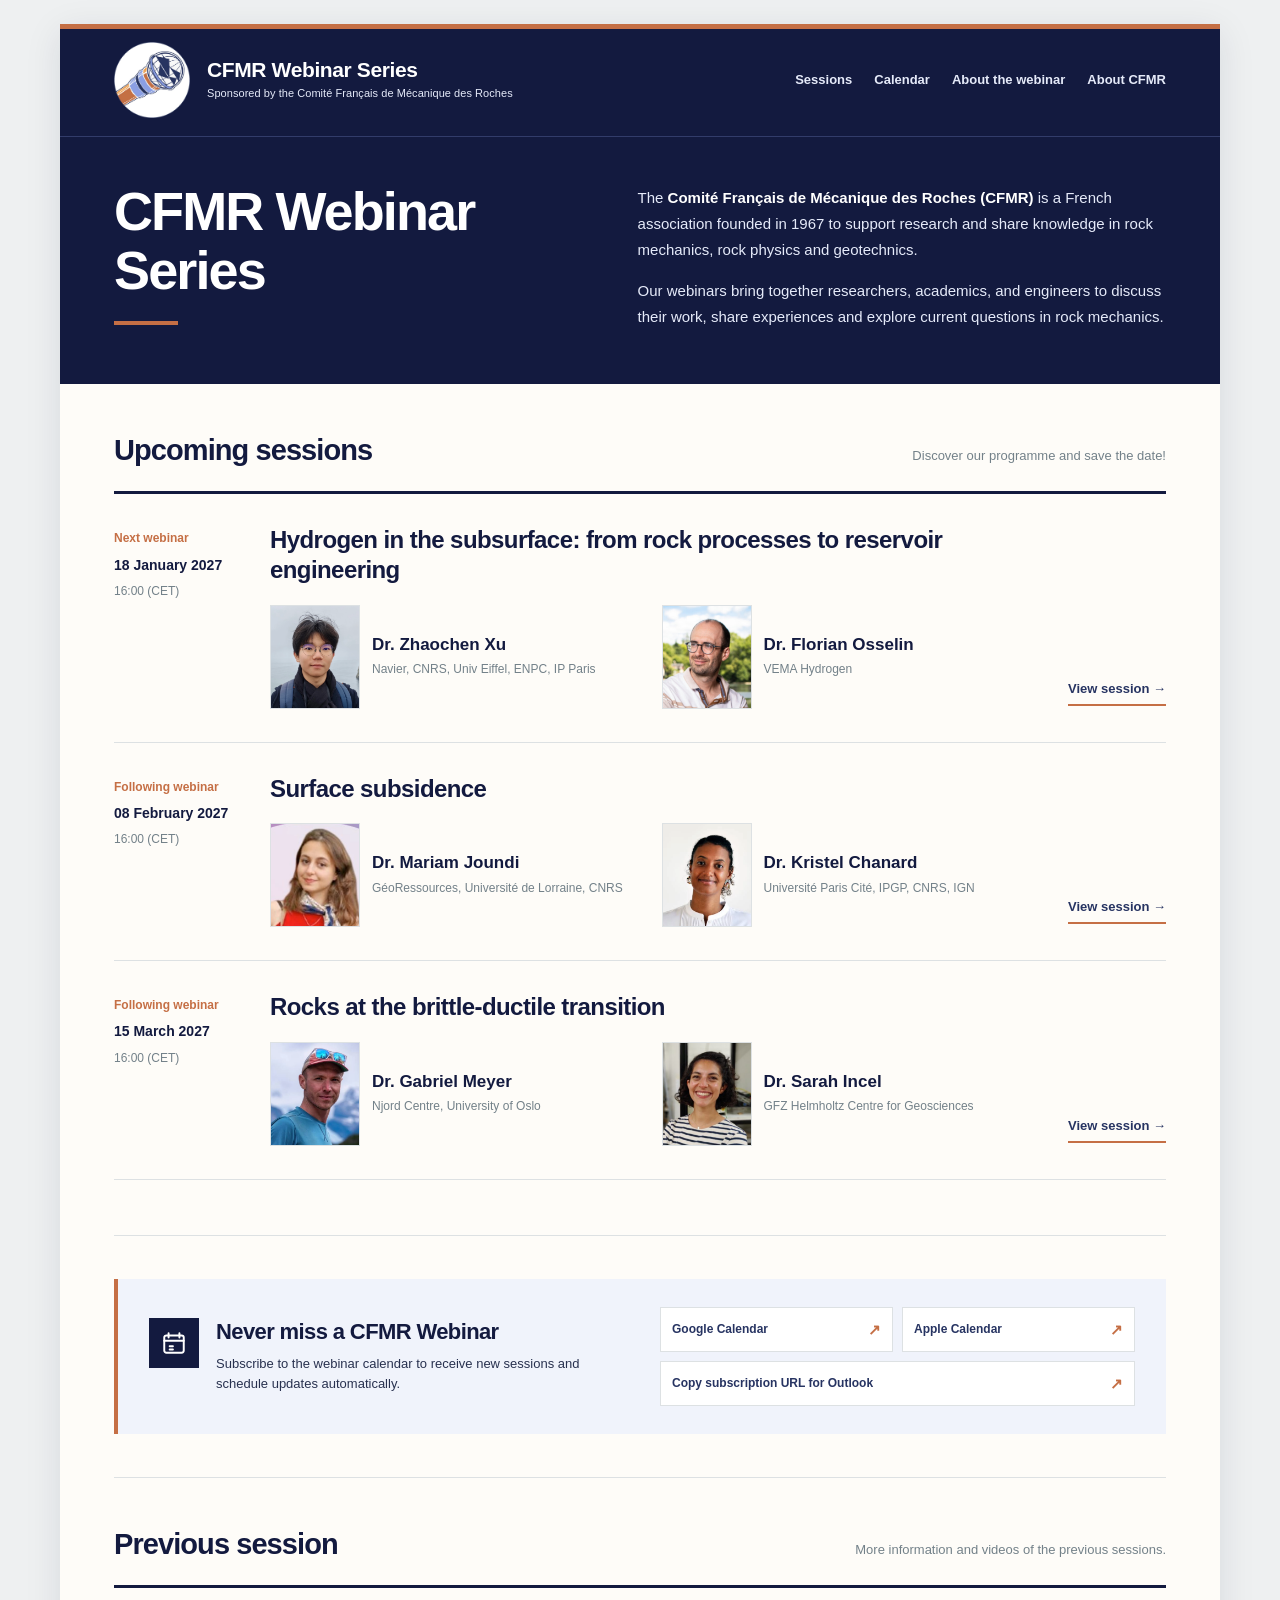
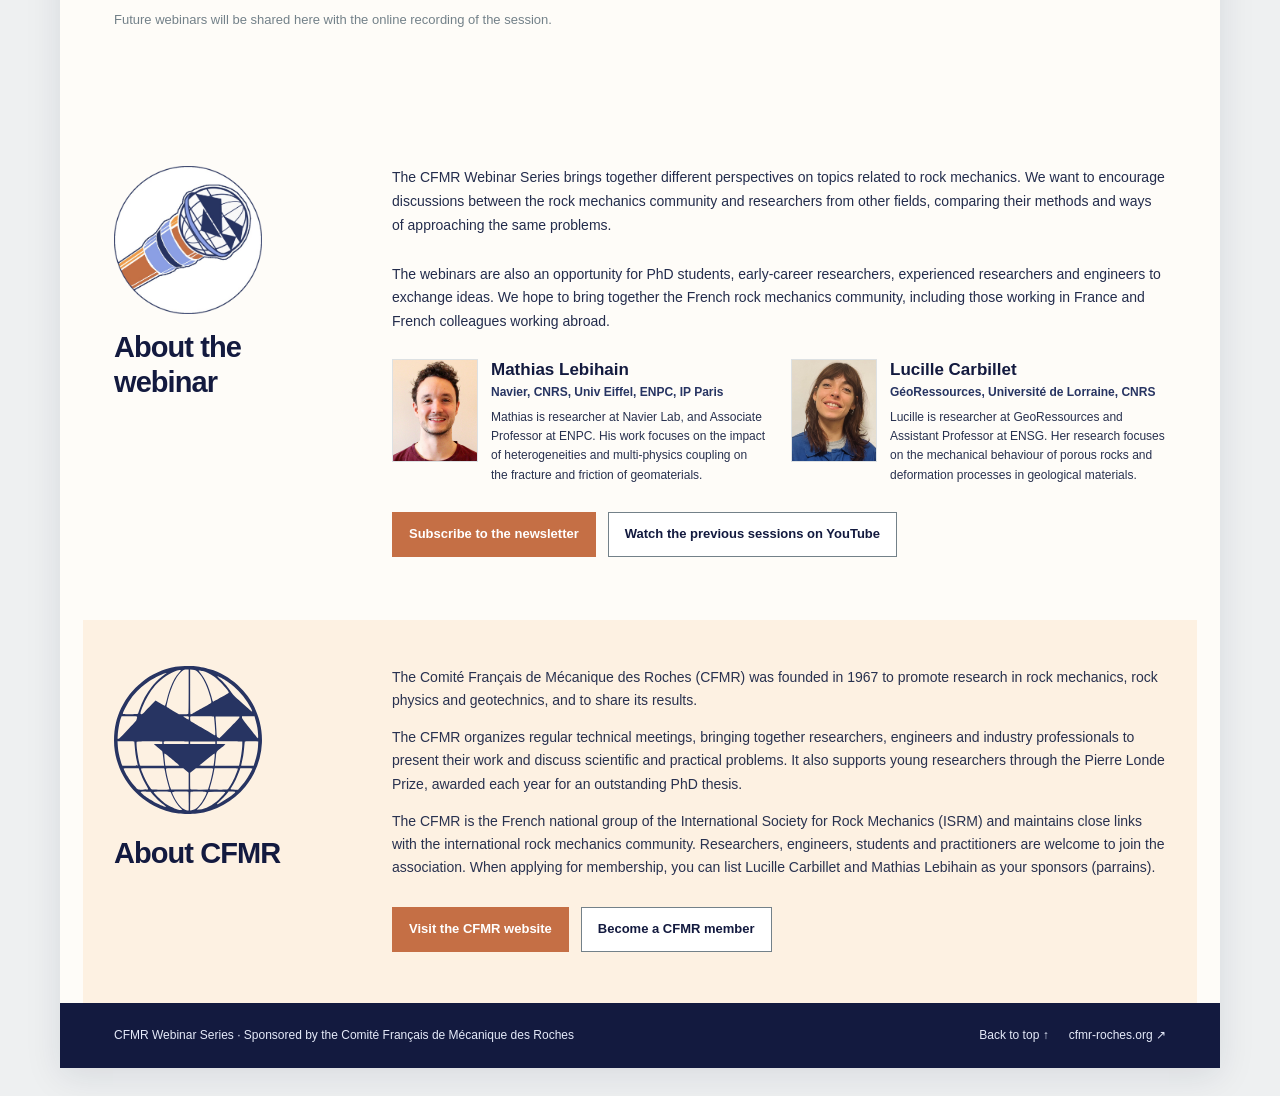
<file: index.html>
<!doctype html>
<html lang="en">
<head>
  <meta charset="utf-8">
  <!-- CFMR build: shared-about -->
  <meta name="cfmr-build" content="shared-about">
  <meta name="viewport" content="width=device-width, initial-scale=1">
  <meta name="description" content="CFMR Webinar Series — upcoming and past sessions, speaker information, calendar subscription and information about the webinar and CFMR.">
  <title>CFMR Webinar Series · Comité Français de Mécanique des Roches</title>
  <link rel="stylesheet" href="assets/css/theme.css">
  <link rel="stylesheet" href="assets/css/site.css">
  <script defer src="assets/js/config.js"></script>
  <script defer src="assets/js/site.js"></script>
  <script defer src="assets/js/session-data.js"></script>
  <script defer src="assets/js/home-sessions.js?v=20261116"></script>
  <script defer src="assets/js/shared-about.js?"></script>
</head>
<body>
<div class="site-page">
  <a class="skip-link" href="#main">Skip to content</a>
  <header class="site-header" id="top">
    <div class="header-inner">
      <a class="identity" href="./" aria-label="CFMR Webinar Series homepage">
        <span class="logo-box"><img src="assets/images/webinar-logo.png" alt="CFMR Webinar Series logo" width="72" height="72"></span>
        <span class="identity-text"><strong>CFMR Webinar Series</strong><small>Sponsored by the Comité Français de Mécanique des Roches</small></span>
      </a>
      <nav class="primary-nav" aria-label="Main navigation">
        <a href="#upcoming">Sessions</a><a href="#calendar">Calendar</a><a href="#about-webinar">About the webinar</a><a href="#about">About CFMR</a>
      </nav>
    </div>
    <!-- 1. Short description, editorial two-column structure -->
    <section class="introduction" aria-labelledby="page-title">
      <div class="introduction-heading">
        <h1 id="page-title">CFMR Webinar Series</h1>
        <span class="title-rule" aria-hidden="true"></span>
      </div>
      <div class="introduction-copy">
        <p>The <strong>Comité Français de Mécanique des Roches (CFMR)</strong> is a French association founded in 1967 to support research and share knowledge in rock mechanics, rock physics and geotechnics.</p>
        <p>Our webinars bring together researchers, academics, and engineers to discuss their work, share experiences and explore current questions in rock mechanics.</p>
      </div>
    </section>
  </header>

  <main id="main" class="main-content">
    <!-- 2. Upcoming: the editorial rows of version two, with speaker photographs -->
    <section class="content-section" id="upcoming" aria-labelledby="upcoming-title">
      <div class="section-heading"><h2 id="upcoming-title">Upcoming sessions</h2><p>Discover our programme and save the date!</p></div>
      <noscript><p>Enable JavaScript to load the session listings.</p></noscript>
      <div class="session-list" id="upcoming-list"><p class="session-loading" role="status">Loading upcoming webinars…</p></div>
      <!-- <p class="demo-caption">This is a small comment below the sessions.</p> -->
    </section>

    <!-- 3. Original supplied calendar subscription controls -->
    <section class="content-section calendar-section" id="calendar" aria-labelledby="calendar-title">
      <div class="calendar-content">
        <div class="calendar-intro">
          <span class="calendar-icon" aria-hidden="true"><svg viewBox="0 0 24 24" fill="none" stroke="currentColor" stroke-width="1.8" stroke-linecap="round" stroke-linejoin="round"><rect x="3" y="5" width="18" height="16" rx="2"/><path d="M7 3v4M17 3v4M3 10h18M8 15h3M8 18h3"/></svg></span>
          <div><h2 id="calendar-title">Never miss a CFMR Webinar</h2><p>Subscribe to the webinar calendar to receive new sessions and schedule updates automatically.</p>
          <!-- <p class="calendar-note">Set the calendar to daily synchronization to follow us!</p> -->
          </div>
        </div>
        <div class="calendar-tools">
          <div class="calendar-actions" aria-label="Calendar subscription options">
            <a class="calendar-action" id="cfmr-google" href="#calendar">Google Calendar <span aria-hidden="true">↗</span></a>
            <a class="calendar-action" id="cfmr-apple" href="#calendar">Apple Calendar <span aria-hidden="true">↗</span></a>
            <button class="calendar-action calendar-action-outlook" type="button" id="cfmr-outlook">Copy subscription URL for Outlook <span aria-hidden="true">↗</span></button>
          </div>
          <p class="cfmr-feedback" id="cfmr-feedback" role="status" aria-live="polite"></p>
        </div>
      </div>
    </section>

    <!-- 4. Previous session -->
    <section class="content-section" id="previous" aria-labelledby="previous-title">
      <div class="section-heading"><h2 id="previous-title">Previous session</h2><p>More information and videos of the previous sessions.</p></div>
      <div class="session-list" id="previous-list"><p class="session-loading" role="status">Loading the previous webinar…</p></div>
    </section>

    <!-- Sections 5–6 are populated identically on every page from content/about.txt. -->
    <div id="shared-about" data-site-root="./">
      <p class="session-loading" role="status">Loading information about the webinar and CFMR…</p>
    </div>
  </main>
  <footer class="site-footer"><p>CFMR Webinar Series · Sponsored by the Comité Français de Mécanique des Roches</p><div><a href="#top">Back to top ↑</a><a href="https://www.cfmr-roches.org/" target="_blank" rel="noopener noreferrer">cfmr-roches.org ↗</a></div></footer>
</div>
</body>
</html>
</file>
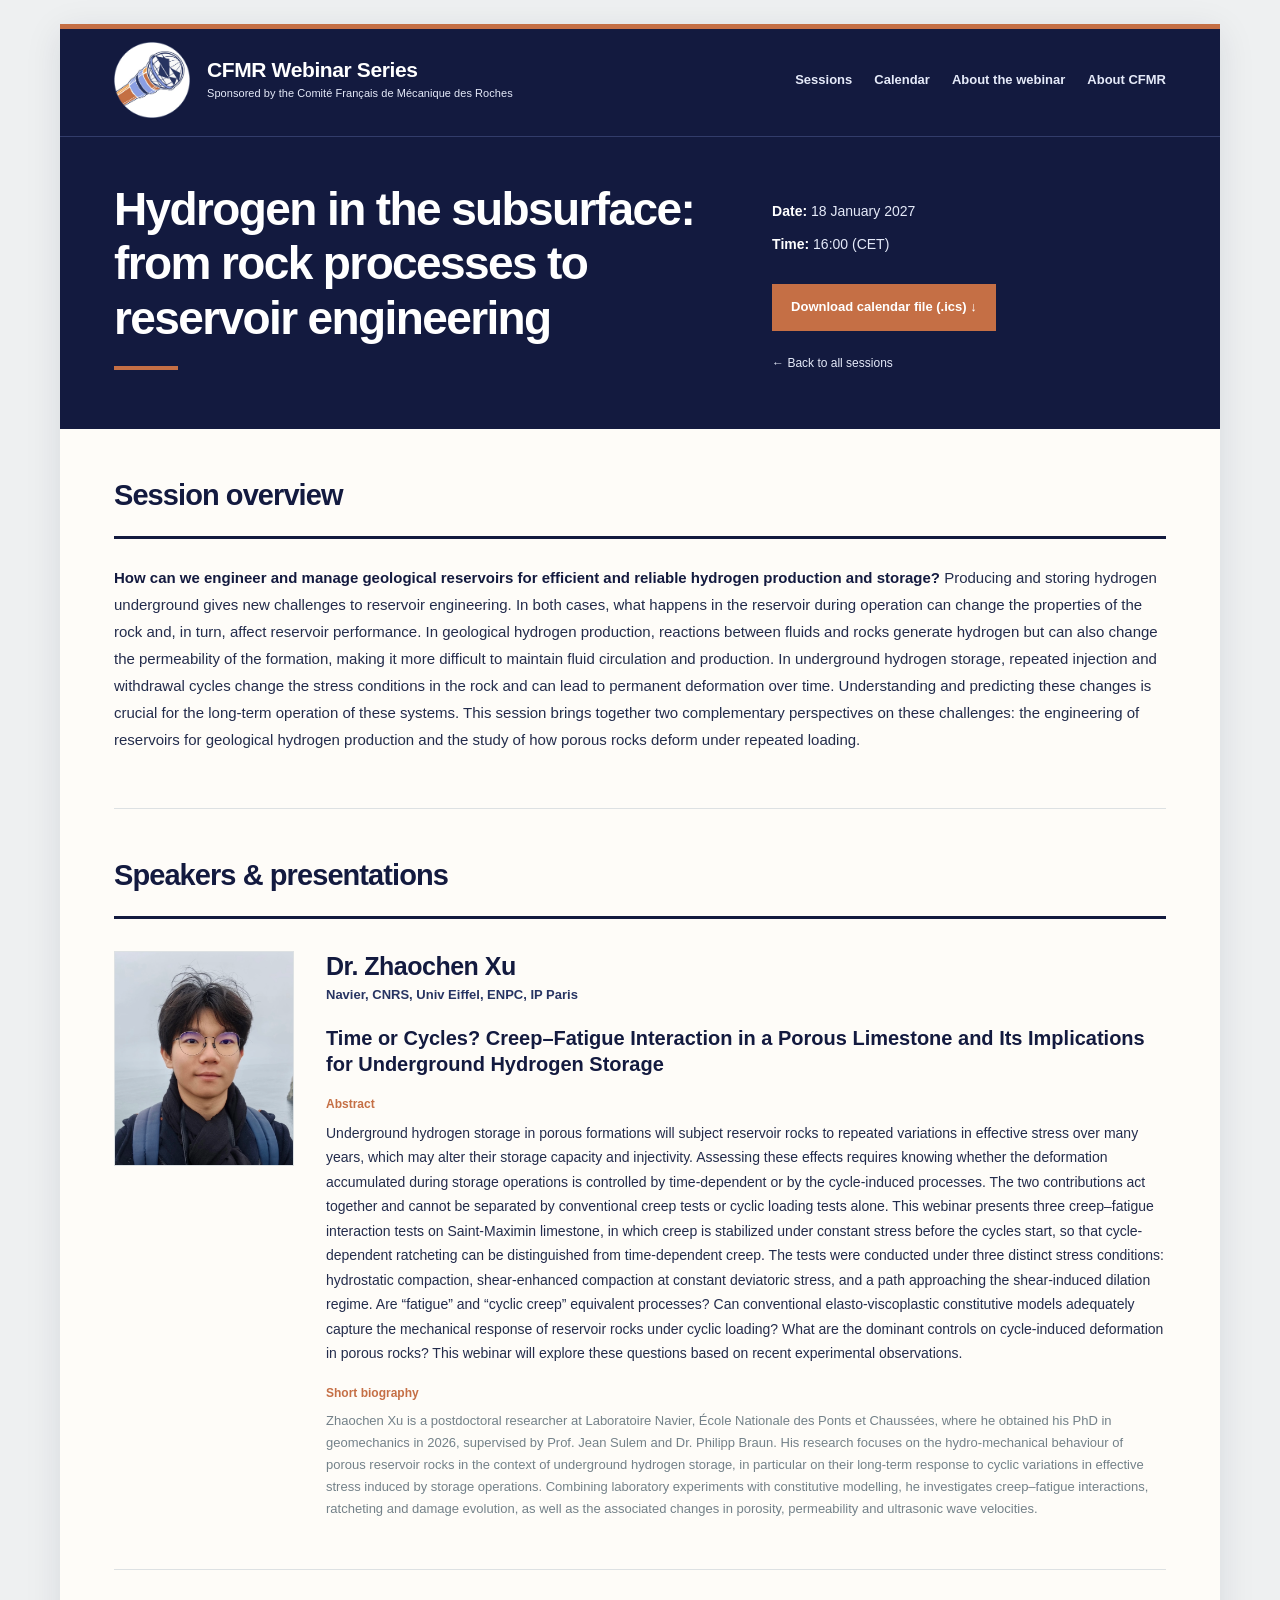
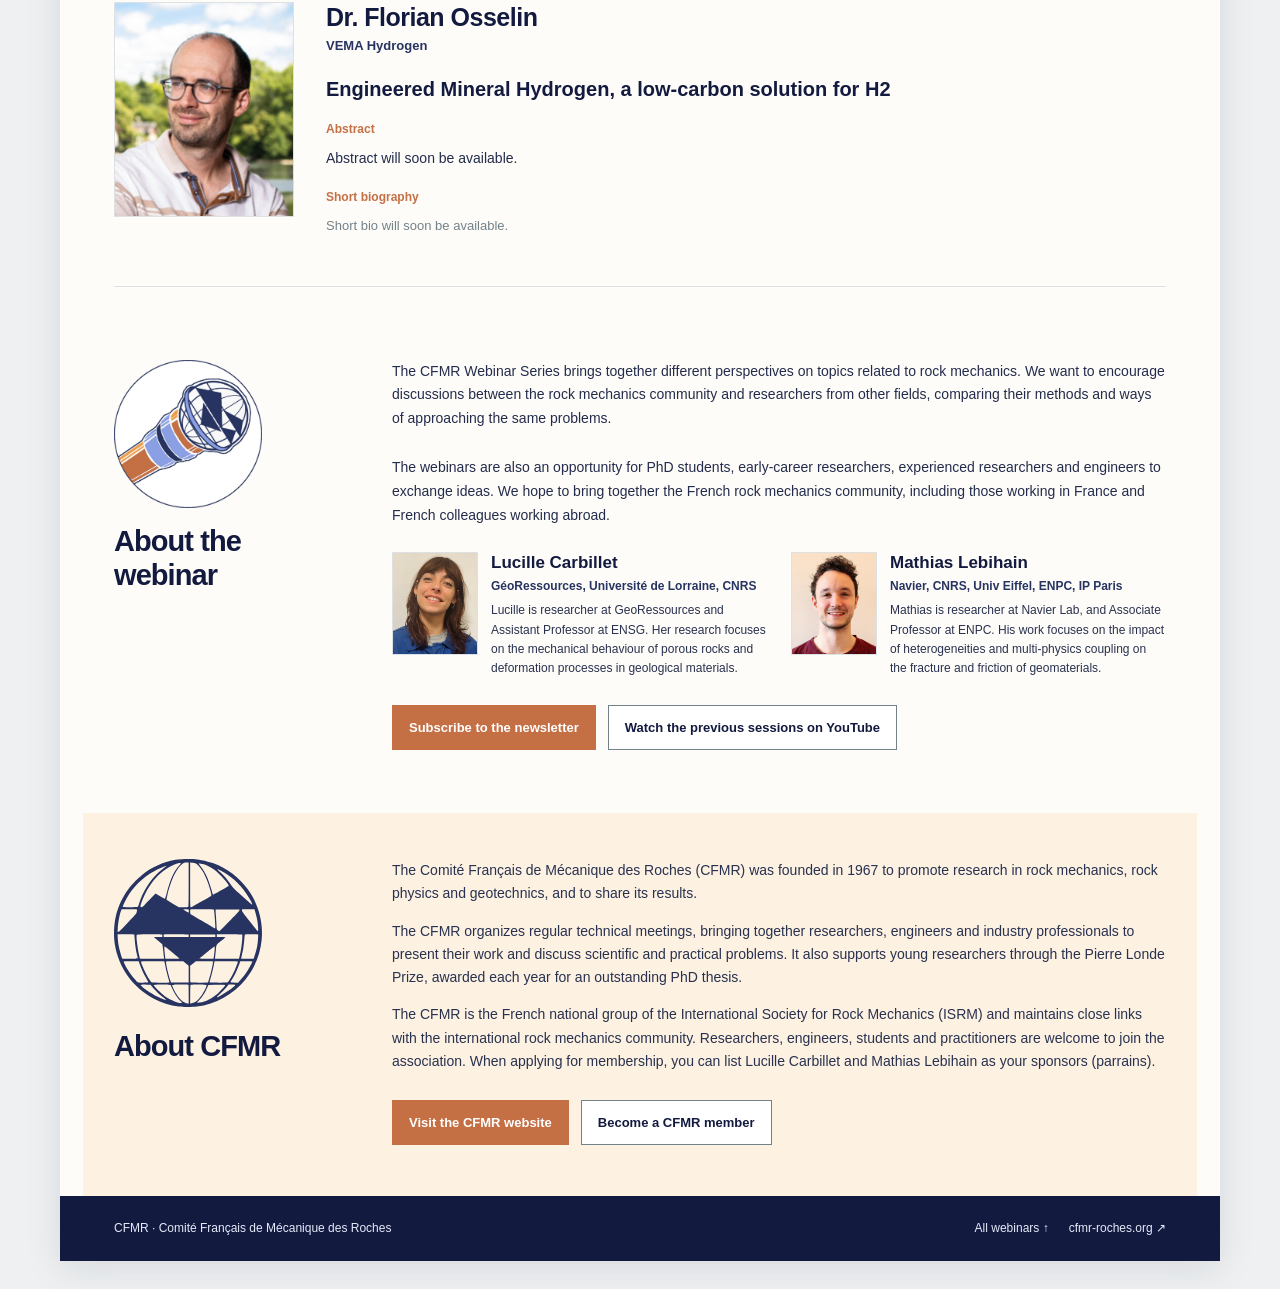
<file: sessions/session_01/index.html>
<!doctype html>
<html lang="en">
<head>
  <meta charset="utf-8">
  <meta name="viewport" content="width=device-width, initial-scale=1">
  <meta name="description" content="CFMR Webinar Series — session overview, speaker talks and biographies.">
  <title>CFMR Webinar Series — Session</title>
  <link rel="stylesheet" href="../../assets/css/theme.css">
  <link rel="stylesheet" href="../../assets/css/site.css?">
  <link rel="stylesheet" href="../../assets/css/session.css?v=20261116">
  <script defer src="../../assets/js/session-data.js?"></script>
  <script defer src="../../assets/js/session-page.js?v=20261116"></script>
  <script defer src="../../assets/js/shared-about.js?"></script>
</head>
<body>
<div class="site-page">
  <a class="skip-link" href="#main">Skip to content</a>
  <header class="site-header" id="top">
    <div class="header-inner">
      <a class="identity" href="../../" aria-label="CFMR Webinar Series homepage">
        <span class="logo-box"><img src="../../assets/images/webinar-logo.png" alt="CFMR Webinar Series logo" width="72" height="72"></span>
        <span class="identity-text"><strong>CFMR Webinar Series</strong><small>Sponsored by the Comité Français de Mécanique des Roches</small></span>
      </a>
      <nav class="primary-nav" aria-label="Main navigation">
        <a href="../../#upcoming">Sessions</a><a href="../../#calendar">Calendar</a><a href="#about-webinar">About the webinar</a><a href="#about">About CFMR</a>
      </nav>
    </div>
    <section class="introduction session-introduction" aria-labelledby="session-title">
      <div class="introduction-heading">
        <h1 id="session-title">Loading session…</h1>
        <span class="title-rule" aria-hidden="true"></span>
      </div>
      <div class="introduction-copy session-head-details">
        <p class="session-summary" id="session-summary"></p>
        <div class="session-meta" id="session-meta"></div>
        <div class="session-hero-actions" id="session-hero-actions"></div>
        <a class="back-link" href="../../#upcoming">← Back to all sessions</a>
      </div>
    </section>
  </header>
  <main id="main" class="main-content">
    <p class="session-loading" id="session-load-status" role="status">Loading session details…</p>
    <section class="content-section session-overview" id="session-overview" aria-labelledby="overview-title" hidden>
      <div class="section-heading"><h2 id="overview-title">Session overview</h2></div>
      <div class="overview-body" id="overview-text"></div>
    </section>
    <section class="content-section session-speakers" id="session-speakers" aria-labelledby="speakers-title" hidden>
      <div class="section-heading"><h2 id="speakers-title">Speakers &amp; presentations</h2></div>
      <div class="speaker-list" id="speaker-list"></div>
    </section>
    <!-- Shared About sections: the same content and layout as the homepage. -->
    <div id="shared-about" data-site-root="../../">
      <p class="session-loading" role="status">Loading information about the webinar and CFMR…</p>
    </div>
</main>
  <footer class="site-footer"><p>CFMR · Comité Français de Mécanique des Roches</p><div><a href="../../">All webinars ↑</a><a href="https://www.cfmr-roches.org/" target="_blank" rel="noopener noreferrer">cfmr-roches.org ↗</a></div></footer>
</div>
</body>
</html>
</file>
<file: assets/css/theme.css>
/* CFMR WEBSITE PALETTE — The eight official colors are defined only here.
   Red (--cfmr-social-red) is reserved for social media elements and is not
   used in the main design. These variables also theme session pages. */
:root {
  --cfmr-midnight: #131A3F;      /* Bleu nuit */
  --cfmr-gray: #738189;          /* Gris */
  --cfmr-marine: #273462;        /* Bleu marine */
  --cfmr-sky: #8B9FE4;           /* Bleu ciel */
  --cfmr-dark-orange: #C56F45;  /* Orange foncé */
  --cfmr-social-red: #E25563;    /* Rouge — social media ONLY */
  --cfmr-light-orange: #F19C48; /* Orange clair */
  --cfmr-beige: #F9D9B3;         /* Beige */

  /* Semantic aliases shared by homepage and session-page styles. */
  --navy: var(--cfmr-midnight);
  --blue: var(--cfmr-marine);
  --rust: var(--cfmr-dark-orange);
  --ink: var(--cfmr-midnight);
  --muted: var(--cfmr-gray);
  --white: #FFFFFF;
  --paper: color-mix(in srgb, var(--cfmr-beige) 9%, white);
  --canvas: color-mix(in srgb, var(--cfmr-gray) 12%, white);
  --sand: color-mix(in srgb, var(--cfmr-beige) 48%, white);
  --rule: color-mix(in srgb, var(--cfmr-gray) 24%, white);
  --navy-soft: color-mix(in srgb, var(--cfmr-sky) 22%, white);
  --navy-border: color-mix(in srgb, var(--cfmr-sky) 65%, var(--cfmr-marine));
  --rust-soft: var(--cfmr-light-orange);
  --blue-wash: color-mix(in srgb, var(--cfmr-sky) 13%, white);
  --rust-wash: color-mix(in srgb, var(--cfmr-beige) 38%, white);
  --text-secondary: color-mix(in srgb, var(--cfmr-midnight) 78%, var(--cfmr-gray));
  --text-body: color-mix(in srgb, var(--cfmr-midnight) 83%, var(--cfmr-gray));
  --page-width: 1120px;
}
</file>
<file: assets/css/site.css>
/* CFMR Webinar Series — editorial structure, original navy/orange style.
   Typeface: Arial throughout. All colors come from theme.css. */
* { box-sizing: border-box; }
html { scroll-behavior: smooth; }
body { margin:0; font-family: Arial, Helvetica, sans-serif; font-size:15px; line-height:1.6; color:var(--ink); background:var(--canvas); -webkit-font-smoothing: antialiased; }
a { color:inherit; }
a:hover { color:var(--rust); }
a:focus-visible,button:focus-visible { outline:3px solid var(--rust-soft); outline-offset:3px; }
button { font:inherit; }
h1,h2,h3,p { margin-top:0; }
.site-page { width:min(calc(100% - 44px),1160px); margin:24px auto 28px; background:var(--paper); box-shadow:0 8px 34px color-mix(in srgb, var(--navy) 10%, transparent); overflow:hidden; }
.skip-link { position:absolute; z-index:4; top:-90px; left:20px; padding:10px 15px; background:var(--white); color:var(--navy); }
.skip-link:focus { top:8px; }
.site-header { background:var(--navy); color:var(--white); position:relative; }
.site-header:before { content:""; position:absolute; top:0; left:0; right:0; height:5px; background:var(--rust); }
.header-inner { display:flex; align-items:center; justify-content:space-between; gap:32px; min-height:111px; padding:18px 54px; border-bottom:1px solid color-mix(in srgb, var(--cfmr-sky) 26%, transparent); }
.identity { display:flex; align-items:center; min-width:0; gap:17px; text-decoration:none; color:var(--white); }
.identity:hover { color:var(--white); }
.logo-box { width:76px; height:76px; background:transparent; display:grid; place-items:center; flex:none; padding:0; }
.logo-box img { width:100%; height:100%; object-fit:contain; }
.identity-text { display:flex; flex-direction:column; gap:4px; min-width:0; }
.identity-text strong { font-size:21px; letter-spacing:-.018em; line-height:1.15; font-weight:700; }
.identity-slash { color:var(--rust-soft); padding-inline:5px; font-weight:400; }
.identity-text small { color:var(--navy-soft); font-size:11px; letter-spacing:.005em; line-height:1.4; }
.primary-nav { display:flex; flex-wrap:wrap; justify-content:flex-end; align-items:center; gap:22px; }
.primary-nav a { color:var(--navy-soft); font-size:13px; font-weight:600; text-decoration:none; white-space:nowrap; }
.primary-nav a:hover { color:var(--white); text-decoration:underline; text-decoration-color:var(--rust-soft); text-underline-offset:5px; }
.introduction { display:grid; grid-template-columns:minmax(0, .94fr) minmax(0, 1.06fr); gap:55px; padding:45px 54px 54px; }
.overline { color:var(--rust-soft); margin:0 0 15px; text-transform:uppercase; font-weight:700; font-size:11px; letter-spacing:.105em; }
h1 { color:var(--white); font-size:clamp(36px,4.4vw,54px); line-height:1.09; letter-spacing:-.035em; font-weight:700; margin:0; }
.title-rule { display:block; margin-top:21px; width:64px; height:4px; background:var(--rust); }
.introduction-copy { padding-top:3px; font-size:15px; line-height:1.73; color:var(--navy-soft); }
.introduction-copy p { margin:0 0 15px; }
.introduction-copy p:last-child { margin:0; }
.introduction-copy strong { color:var(--white); }
.main-content { padding:0 54px; }
.content-section { padding:49px 0 55px; border-bottom:1px solid var(--rule); scroll-margin-top:15px; }
.section-heading { display:flex; align-items:baseline; justify-content:space-between; gap:25px; margin:0 0 24px; }
.section-heading h2 { font-size:29px; line-height:1.2; font-weight:700; letter-spacing:-.032em; color:var(--navy); margin:0; }
.section-heading > p { color:var(--muted); font-size:13px; max-width:350px; line-height:1.55; margin:0; }
.session-list { border-top:3px solid var(--navy); }
/* Editorial sessions: the theme and two speaker identities have their own visual hierarchy. */
.session-row { display:grid; grid-template-columns:132px minmax(0,1fr) 108px; gap:24px; align-items:start; padding:31px 0 33px; border-bottom:1px solid var(--rule); }
.session-date { display:flex; flex-direction:column; gap:7px; padding-top:4px; }
.date-kicker { color:var(--rust); font-size:12px; font-weight:700; }
.session-date strong { color:var(--navy); font-size:14px; line-height:1.4; }
.date-sub { color:var(--muted); font-size:12px; }
.session-description h3 { margin:0; font-size:24px; color:var(--navy); letter-spacing:-.024em; line-height:1.23; }
.session-description h3 a { text-decoration:none; }
.session-description h3 a:hover { text-decoration:underline; text-underline-offset:4px; }
.session-row-summary { color:var(--text-secondary); font-size:13px; line-height:1.6; margin:12px 0 0; }
.speaker-pair { display:grid; grid-template-columns:repeat(2,minmax(0,1fr)); gap:15px 19px; margin-top:20px; }
.speaker-person { display:flex; align-items:center; min-width:0; gap:12px; }
.speaker-person img { display:block; flex:none;width: 90px; height: 104px; object-fit:cover; object-position:center 20%; background:var(--sand); border:1px solid var(--rule); }
.speaker-person div { min-width:0; }
.speaker-person strong { display:block; color:var(--navy); font-size:17px; line-height:1.2; font-weight:700; margin-bottom:6px; }
.speaker-person span { display:block; color:var(--muted); font-size:12px; line-height:1.4; }
.session-link-cell { text-align:right; align-self:end; padding-bottom:3px; }
.row-link { display:inline-flex; align-items:center; gap:7px; color:var(--blue); font-size:13px; font-weight:700; text-decoration:none; white-space:nowrap; border-bottom:2px solid var(--rust); padding-bottom:4px; }
.row-link:hover { color:var(--rust); }
.row-link span { font-size:17px; line-height:1; }
.demo-caption { color:var(--muted); font-size:11px; margin:11px 0 0; }
/* Calendar block: same integration and functionality as the user's supplied HTML. */
.calendar-section { padding-top:43px; padding-bottom:43px; }
.calendar-content { display:grid; grid-template-columns:minmax(0,1fr) minmax(0,1fr); gap:36px; align-items:center; background:var(--blue-wash); border-left:4px solid var(--rust); padding:28px 31px; }
.calendar-intro { display:flex; gap:17px; align-items:flex-start; }
.calendar-icon { display:grid; place-items:center; width:50px; height:50px; flex:none; background:var(--navy); color:var(--white); }
.calendar-icon svg { width:26px; height:26px; }
.calendar-intro h2 { color:var(--navy); font-size:22px; letter-spacing:-.028em; line-height:1.25; margin:0 0 8px; }
.calendar-intro p { color:var(--text-secondary); font-size:13px; line-height:1.55; margin:0; }
.calendar-intro .calendar-note { margin-top:10px; font-size:11px; color:var(--muted); }
.calendar-actions { display:grid; grid-template-columns:1fr 1fr; gap:9px; }
.calendar-action { display:flex; align-items:center; justify-content:space-between; gap:12px; min-height:45px; padding:10px 11px; font:700 12px/1.4 Arial,Helvetica,sans-serif; color:var(--blue); background:var(--white); border:1px solid var(--rule); text-decoration:none; text-align:left; cursor:pointer; }
.calendar-action span { color:var(--rust); font-size:15px; }
.calendar-action:hover { background:var(--paper); border-color:var(--blue); }
.calendar-action-outlook { grid-column:1/-1; }
.cfmr-feedback { margin:11px 0 0; padding:9px 11px; border-left:2px solid var(--rust); background:var(--rust-wash); color:var(--navy); font-size:12px; line-height:1.45; overflow-wrap:anywhere; }
.cfmr-feedback:empty { display:none; }
/* Shared two-column About the webinar section: same positioning as About CFMR.
   Beige background, no navy horizontal rule, logo and title stacked on the left. */
.about-webinar-section {
  display:grid;
  grid-template-columns:240px minmax(0,1fr);
  align-items:start;
  gap:38px;
  background:var(--paper);
  padding:46px 31px 51px;
  margin:12px -31px 0;
  border:0;
}
.about-webinar-heading { min-width:0; }
.webinar-about-logo { display:block; width:148px; height:auto; max-width:100%; margin:0 0 16px; }
.about-webinar-title-break { display:block; }
.about-webinar-heading h2 { color:var(--navy); margin:0 0 14px; font-size:29px; letter-spacing:-.032em; line-height:1.2; }
.about-webinar-description { color:var(--text-body); font-size:14px; line-height:1.7; margin:0 0 25px; }
.webinar-organizers { display:grid; grid-template-columns:repeat(2,minmax(0,1fr)); gap:24px; }
.webinar-organizer { display:grid; grid-template-columns:86px minmax(0,1fr); gap:13px; align-items:start; }
.webinar-organizer-photo { display:block; width:86px; height:103px; object-fit:cover; object-position:center 20%; background:var(--blue-wash); border:1px solid var(--rule); }
.webinar-photo-placeholder { display:grid; place-items:center; padding:8px; text-align:center; color:var(--muted); font-size:11px; line-height:1.4; }
.webinar-organizer-detail h3 { color:var(--navy); font-size:17px; line-height:1.25; margin:0 0 4px; }
.webinar-organizer-institution { color:var(--blue); font-size:12px; line-height:1.4; font-weight:700; margin:0 0 7px; }
.webinar-organizer-bio { color:var(--text-secondary); font-size:12px; line-height:1.6; margin:0; }
.about-actions { display:flex; align-items:center; flex-wrap:wrap; gap:12px; margin-top:27px; }
.about-action {
  display:inline-flex; align-items:center; justify-content:center;
  min-height:45px; padding:11px 16px; border:1px solid var(--rust);
  font-size:13px; font-weight:700; line-height:1.4; text-decoration:none;
  text-align:center; white-space:normal;
}
.about-action-primary { background:var(--rust); color:var(--white); }
.about-action-primary:not(.about-action-disabled):hover { background:var(--navy); color:var(--white); border-color:var(--navy); }
.about-action-secondary { background:var(--white); color:var(--navy); border-color:var(--cfmr-gray); }
.about-action-secondary:not(.about-action-disabled):hover { background:var(--blue-wash); color:var(--navy); border-color:var(--navy); }
.about-action-disabled { cursor:not-allowed; }
.about-section { display:grid; grid-template-columns:240px minmax(0,1fr); gap:38px; background:var(--rust-wash); padding:46px 31px 51px; margin:12px -31px 0; border-bottom:none; }
.cfmr-about-logo { display:block; width:148px; height:auto; max-width:100%; margin:0 0 16px; }
.about-heading h2 { color:var(--navy); margin:0 0 14px; font-size:29px; letter-spacing:-.032em; }
.about-copy p { color:var(--text-secondary); margin:0 0 14px; font-size:14px; line-height:1.66; }
.about-copy strong { color:var(--navy); }
.site-footer { display:flex; justify-content:space-between; align-items:center; gap:20px; padding:23px 54px; background:var(--navy); color:var(--navy-soft); }
.site-footer p { margin:0; font-size:12px; }
.site-footer div { display:flex; gap:20px; }
.site-footer a { color:var(--navy-soft); text-decoration:none; white-space:nowrap; font-size:12px; }
.site-footer a:hover { color:var(--white); }
@media(max-width:940px){
  .header-inner { padding-inline:34px; }
  .introduction { padding:42px 34px 46px; gap:30px; }
  .main-content { padding-inline:34px; }
  .session-row { grid-template-columns:112px minmax(0,1fr); gap:21px; }
  .session-link-cell { grid-column:2; text-align:left; padding:0; }
  .speaker-pair { gap:13px; }
  .speaker-person { gap:10px; }
  .speaker-person img { width:68px; height:80px; }
  .speaker-person strong { font-size:16px; }
  .calendar-content { gap:20px; padding:24px; }
  .about-webinar-section { grid-template-columns:200px minmax(0,1fr); gap:22px; margin-inline:-14px; }
  .webinar-organizers { gap:18px; }
  .webinar-organizer { grid-template-columns:72px minmax(0,1fr); gap:10px; }
  .webinar-organizer-photo { width:72px; height:90px; }
  .organizer-photo { width:85px; }
  .about-section { grid-template-columns:200px minmax(0,1fr); gap:22px; margin-inline:-14px; }
  .site-footer { padding-inline:34px; }
}
@media(max-width:720px){
  .site-page { margin:0; width:100%; box-shadow:none; }
  .header-inner { flex-direction:column; align-items:stretch; min-height:0; gap:14px; padding:21px 22px; }
  .primary-nav { justify-content:flex-start; gap:18px; }
  .primary-nav a { font-size:12px; }
  .introduction { display:block; padding:36px 22px 42px; }
  .introduction-copy { margin-top:23px; max-width:600px; }
  .main-content { padding:0 22px; }
  .content-section { padding:40px 0 45px; }
  .section-heading { display:block; }
  .section-heading > p { margin-top:9px; }
  .session-row { grid-template-columns:95px minmax(0,1fr); gap:17px; }
  .session-description h3 { font-size:22px; }
  .speaker-pair { grid-template-columns:1fr; gap:14px; margin-top:19px; }
  .speaker-person img { width:67px; height:76px; }
  .speaker-person strong { font-size:16px; }
  .calendar-content { grid-template-columns:1fr; }
  .about-webinar-section { grid-template-columns:1fr; gap:12px; margin-inline:-10px; padding:35px 20px; }
  .webinar-organizers { gap:18px; }
  .about-section { grid-template-columns:1fr; margin-inline:-10px; padding:35px 20px; gap:12px; }
  .site-footer { padding:21px 22px; }
}
@media(max-width:520px){
  .identity-text strong { font-size:19px; }
  .logo-box { width:58px; height:58px; }
  .identity-text small { font-size:10px; }
  .session-row { grid-template-columns:1fr; gap:12px; padding:24px 0 29px; }
  .session-date { gap:3px; }
  .session-description h3 { font-size:23px; }
  .speaker-pair { grid-template-columns:1fr; gap:13px; }
  .speaker-person img { width:65px; height:74px; }
  .session-link-cell { grid-column:1; margin-top:4px; }
  .calendar-intro { gap:12px; }
  .calendar-icon { width:43px; height:43px; }
  .calendar-actions { grid-template-columns:1fr; }
  .calendar-action-outlook { grid-column:1; }
  .webinar-organizers { grid-template-columns:1fr; gap:19px; }
  .webinar-organizer { grid-template-columns:83px minmax(0,1fr); }
  .webinar-organizer-photo { width:83px; height:101px; }
  .about-actions { align-items:stretch; flex-direction:column; }
  .about-action { width:100%; }
  .site-footer { align-items:flex-start; flex-direction:column; }
}
@media(prefers-reduced-motion: reduce){ html { scroll-behavior:auto; } }

.session-loading,.session-load-error { font-size:13px; color:var(--muted); padding:22px 0; margin:0; }
.session-load-error { color:var(--rust); }

/* Remove divider before About the webinar on homepage */
#previous {
  border-bottom: none;
}
</file>
<file: assets/css/session.css>
/* Session layout uses the same site shell, header, typography and section rules as the homepage. */
.session-introduction { grid-template-columns:minmax(0,1.22fr) minmax(0,.78fr); gap:42px; }
.session-introduction h1 { font-size:clamp(31px,3.7vw,46px); line-height:1.18; overflow-wrap:anywhere; }
.session-head-details { align-self:start; padding-top:2px; }
.session-summary { color:var(--white); font-size:17px; line-height:1.6; margin:0 0 20px !important; }
.session-summary:empty { display:none; }
.session-meta { display:flex; flex-direction:column; align-items:flex-start; gap:9px; margin-top:15px; font-size:14px; }
.session-meta span { color:var(--navy-soft); }
.session-meta strong { color:var(--white); }
.session-hero-actions { margin-top:28px; }
.session-ics-link { display:inline-flex; align-items:center; justify-content:center; min-height:45px; padding:11px 18px; background:var(--rust); color:var(--white); border:1px solid var(--rust); text-decoration:none; font-size:13px; font-weight:700; }
.session-ics-link:hover { color:var(--white); background:var(--cfmr-light-orange); border-color:var(--cfmr-light-orange); }
.session-ics-unavailable { color:var(--navy-soft); border:1px solid color-mix(in srgb,var(--cfmr-sky) 35%,transparent); background:transparent; cursor:default; }
.session-ics-unavailable:hover { background:transparent; border-color:color-mix(in srgb,var(--cfmr-sky) 35%,transparent); }
.back-link { display:inline-block; margin-top:22px; color:var(--navy-soft); font-size:12px; text-decoration:none; }
.back-link:hover { color:var(--white); text-decoration:underline; }
.session-overview .section-heading { margin-bottom:23px; }
.overview-body { width:100%; border-top:3px solid var(--navy); padding-top:25px; }
.overview-paragraph { margin:0; color:var(--text-body); font-size:15px; line-height:1.8; }
.overview-question-inline { color:var(--navy); font-weight:700; }
.session-speakers { border-bottom:none; padding-bottom:15px; }
.speaker-list { border-top:3px solid var(--navy); }
.speaker { display:grid; grid-template-columns:180px minmax(0,1fr); align-items:start; gap:32px; padding:32px 0 37px; border-bottom:1px solid var(--rule); }
.speaker-photo { width:180px; height:215px; display:block; object-fit:cover; object-position:center 20%; border:1px solid var(--rule); background:var(--sand); }
.speaker-name { color:var(--navy); font-size:25px; margin:0 0 5px; line-height:1.2; letter-spacing:-.02em; }
.speaker-institution { color:var(--blue); font-size:13px; line-height:1.4; font-weight:700; margin:0 0 20px; }
.speaker-talk { font-size:20px; line-height:1.3; color:var(--navy); margin:0 0 15px; }
.speaker-label { color:var(--rust); font-size:12px; font-weight:700; margin:18px 0 7px; }
.speaker-abstract { color:var(--text-body); font-size:14px; line-height:1.75; margin:0 0 11px; white-space:pre-line; }
.speaker-bio { color:var(--muted); font-size:13px; line-height:1.7; margin:0 0 12px; white-space:pre-line; }
.session-load-error { color:var(--rust); }
[hidden] { display:none !important; }
@media(max-width:800px) {
 .session-introduction { grid-template-columns:1fr; gap:22px; }
 .session-introduction .introduction-copy { margin-top:0; }
}
@media(max-width:620px) {
 .speaker { grid-template-columns:110px minmax(0,1fr); gap:18px; }
 .speaker-photo { width:110px; height:140px; }
 .speaker-name { font-size:20px; }
 .speaker-talk { font-size:18px; }
}
@media(max-width:450px) {
 .speaker { grid-template-columns:1fr; }
 .speaker-photo { width:130px; height:156px; }
}
</file>
